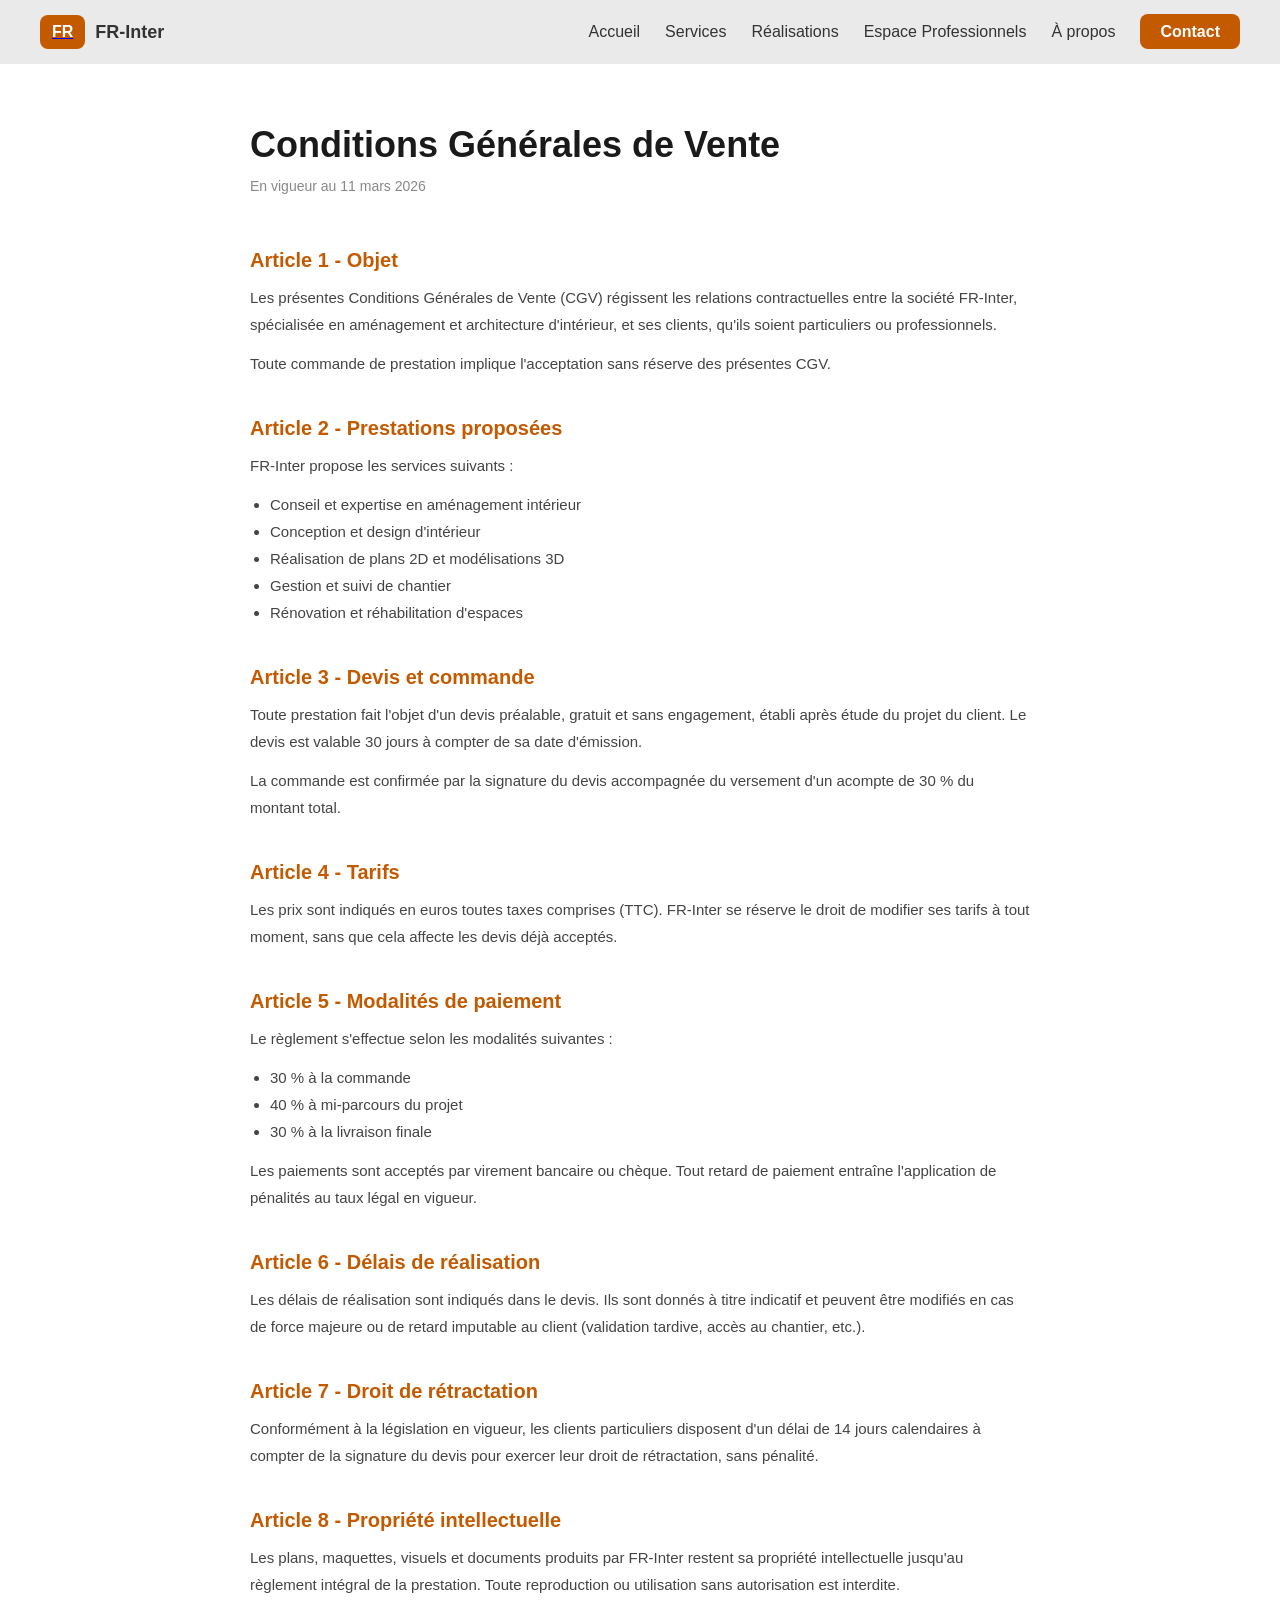
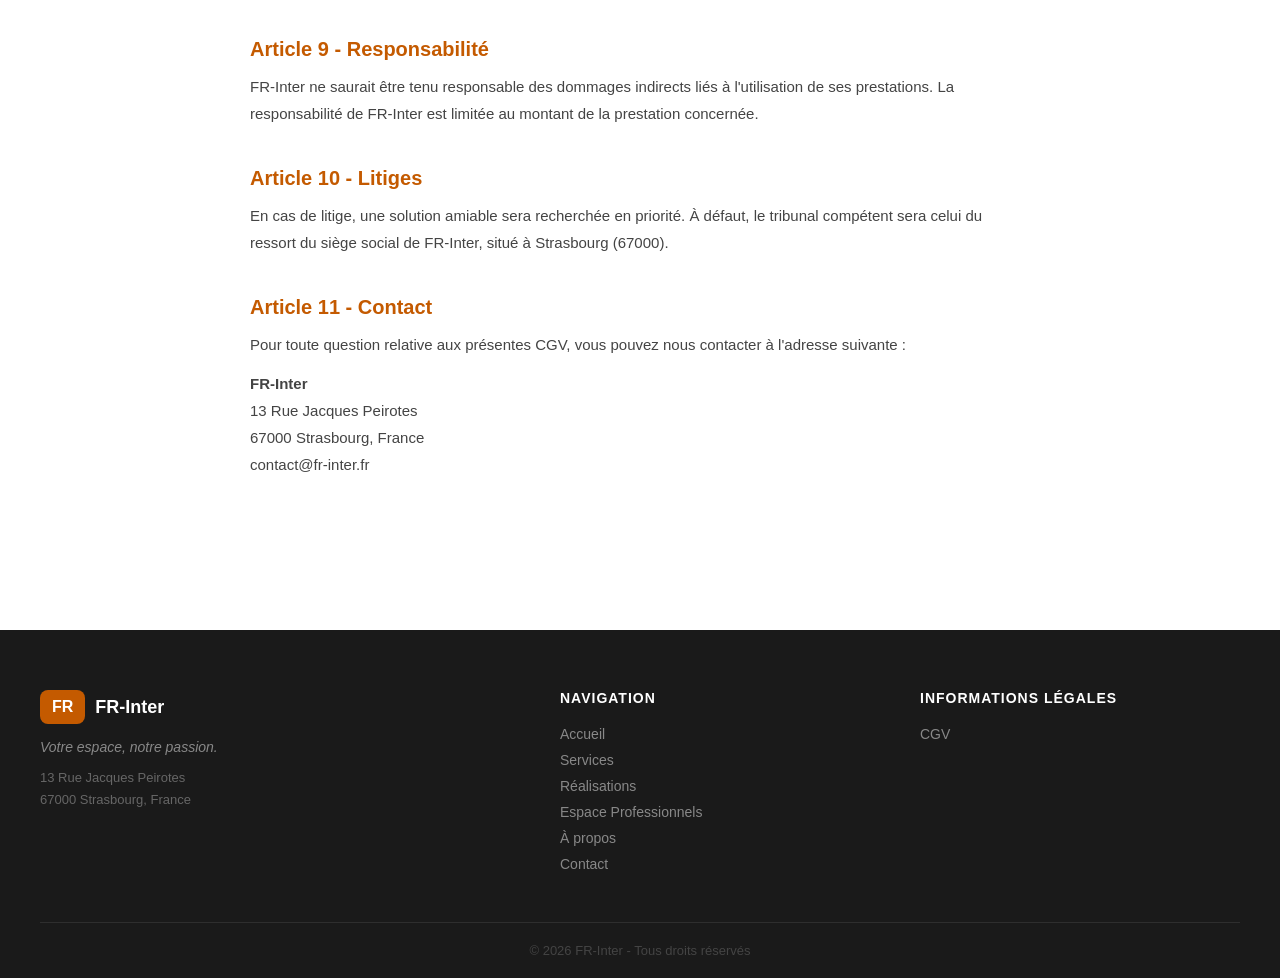
<file: cgv.html>
<!doctype html>
<html lang="fr">
  <head>
    <meta charset="UTF-8" />
    <meta name="viewport" content="width=device-width, initial-scale=1.0" />
    <title>CGV - FR-Inter</title>
    <link rel="stylesheet" href="style.css" />
  </head>
  <body>

    <!-- Header -->
    <header>
      <div id="logo">
        <a href="index.html">
          <div id="carre">FR</div>
        </a>
        <h2>FR-Inter</h2>
      </div>
      <nav>
        <ul>
          <li><a href="index.html#principal">Accueil</a></li>
          <li><a href="index.html#services">Services</a></li>
          <li><a href="index.html#realisations">Réalisations</a></li>
          <li><a href="index.html#espaceProfessionnels">Espace Professionnels</a></li>
          <li><a href="index.html#apropos">À propos</a></li>
          <li><a href="index.html#contact" class="nav-cta">Contact</a></li>
        </ul>
      </nav>
    </header>

    <!-- Contenu CGV -->
    <div id="cgv-page">

      <h1>Conditions Générales de Vente</h1>
      <p class="cgv-date">En vigueur au 11 mars 2026</p>

      <h2>Article 1 - Objet</h2>
      <p>Les présentes Conditions Générales de Vente (CGV) régissent les relations contractuelles entre la société FR-Inter, spécialisée en aménagement et architecture d'intérieur, et ses clients, qu'ils soient particuliers ou professionnels.</p>
      <p>Toute commande de prestation implique l'acceptation sans réserve des présentes CGV.</p>

      <h2>Article 2 - Prestations proposées</h2>
      <p>FR-Inter propose les services suivants :</p>
      <ul>
        <li>Conseil et expertise en aménagement intérieur</li>
        <li>Conception et design d'intérieur</li>
        <li>Réalisation de plans 2D et modélisations 3D</li>
        <li>Gestion et suivi de chantier</li>
        <li>Rénovation et réhabilitation d'espaces</li>
      </ul>

      <h2>Article 3 - Devis et commande</h2>
      <p>Toute prestation fait l'objet d'un devis préalable, gratuit et sans engagement, établi après étude du projet du client. Le devis est valable 30 jours à compter de sa date d'émission.</p>
      <p>La commande est confirmée par la signature du devis accompagnée du versement d'un acompte de 30 % du montant total.</p>

      <h2>Article 4 - Tarifs</h2>
      <p>Les prix sont indiqués en euros toutes taxes comprises (TTC). FR-Inter se réserve le droit de modifier ses tarifs à tout moment, sans que cela affecte les devis déjà acceptés.</p>

      <h2>Article 5 - Modalités de paiement</h2>
      <p>Le règlement s'effectue selon les modalités suivantes :</p>
      <ul>
        <li>30 % à la commande</li>
        <li>40 % à mi-parcours du projet</li>
        <li>30 % à la livraison finale</li>
      </ul>
      <p>Les paiements sont acceptés par virement bancaire ou chèque. Tout retard de paiement entraîne l'application de pénalités au taux légal en vigueur.</p>

      <h2>Article 6 - Délais de réalisation</h2>
      <p>Les délais de réalisation sont indiqués dans le devis. Ils sont donnés à titre indicatif et peuvent être modifiés en cas de force majeure ou de retard imputable au client (validation tardive, accès au chantier, etc.).</p>

      <h2>Article 7 - Droit de rétractation</h2>
      <p>Conformément à la législation en vigueur, les clients particuliers disposent d'un délai de 14 jours calendaires à compter de la signature du devis pour exercer leur droit de rétractation, sans pénalité.</p>

      <h2>Article 8 - Propriété intellectuelle</h2>
      <p>Les plans, maquettes, visuels et documents produits par FR-Inter restent sa propriété intellectuelle jusqu'au règlement intégral de la prestation. Toute reproduction ou utilisation sans autorisation est interdite.</p>

      <h2>Article 9 - Responsabilité</h2>
      <p>FR-Inter ne saurait être tenu responsable des dommages indirects liés à l'utilisation de ses prestations. La responsabilité de FR-Inter est limitée au montant de la prestation concernée.</p>

      <h2>Article 10 - Litiges</h2>
      <p>En cas de litige, une solution amiable sera recherchée en priorité. À défaut, le tribunal compétent sera celui du ressort du siège social de FR-Inter, situé à Strasbourg (67000).</p>

      <h2>Article 11 - Contact</h2>
      <p>Pour toute question relative aux présentes CGV, vous pouvez nous contacter à l'adresse suivante :</p>
      <p><strong>FR-Inter</strong><br>13 Rue Jacques Peirotes<br>67000 Strasbourg, France<br>contact@fr-inter.fr</p>

    </div>

    <!-- Footer -->
    <footer>
      <div id="footer-conteneur">

        <!-- Colonne 1 : Logo + slogan -->
        <div class="footer-col">
          <div id="footer-logo">
            <div id="carre">FR</div>
            <span>FR-Inter</span>
          </div>
          <p id="footer-slogan">Votre espace, notre passion.</p>
          <p id="footer-adresse">13 Rue Jacques Peirotes<br>67000 Strasbourg, France</p>
        </div>

        <!-- Colonne 2 : Navigation -->
        <div class="footer-col">
          <h4>Navigation</h4>
          <ul class="footer-liens">
            <li><a href="index.html#principal">Accueil</a></li>
            <li><a href="index.html#services">Services</a></li>
            <li><a href="index.html#realisations">Réalisations</a></li>
            <li><a href="index.html#espaceProfessionnels">Espace Professionnels</a></li>
            <li><a href="index.html#apropos">À propos</a></li>
            <li><a href="index.html#contact">Contact</a></li>
          </ul>
        </div>

        <!-- Colonne 3 : Légal -->
        <div class="footer-col">
          <h4>Informations légales</h4>
          <ul class="footer-liens">
            <li><a href="cgv.html">CGV</a></li>
          </ul>
        </div>

      </div>

      <div id="footer-bas">
        <p>&copy; 2026 FR-Inter - Tous droits réservés</p>
      </div>

    </footer>

  </body>
</html>
</file>
<file: style.css>
* {
  margin: 0;
  padding: 0;
  box-sizing: border-box;
  font-family: Arial, Helvetica, sans-serif;
}
/* --- GÉNÉRAL --- */
html {
  scroll-behavior: smooth;
}

header {
  background-color: #eaeaea;
  padding: 15px 40px;
  display: flex;
  justify-content: space-between;
  align-items: center;
  font-family: Impact, Haettenschweiler, "Arial Narrow Bold", sans-serif;
  position: sticky;
  top: 0;
  z-index: 100; /* Reste en haut lors du scroll */
}

/* Le carré du logo */ /* J'ai déplacé ce carre ici pour éviter les conflits avec le carré du footer */
#carre {
  background-color: #c45a00;
  color: white;
  padding: 8px 12px;
  border-radius: 8px;
  font-weight: bold;

}

nav ul {
  list-style: none;
  display: flex;
  gap: 25px;
}

nav a {
  text-decoration: none;
  color: #000000;
  font-weight: 500;
  transition: color 0.5s;
}

#logo {
  display: flex;
  align-items: center;
  gap: 10px;
  text-decoration: none;
}

#logo h2 {
  color: #333;
  font-size: 18px;
}

#carre {
  background-color: #c45a00;
  color: white;
  padding: 8px 12px;
  border-radius: 8px;
  font-weight: bold;
}

nav ul {
  list-style: none;
  display: flex;
  gap: 25px;
  align-items: center;
}

nav a {
  text-decoration: none;
  color: #333;
  font-weight: 500;
  transition: color 0.2s;
}

nav a:hover {
  color: #c45a00;
}

.nav-cta {
  background-color: #c45a00;
  color: white;
  padding: 9px 20px;
  border-radius: 8px;
  font-weight: 600;
}

.nav-cta::after {
  display: none;
}

.nav-cta:hover {
  background-color: #ac4e01;
  color: white;
  box-shadow: 0 2px 2px rgba(0, 0, 0, 0.285);
}

/* SECTION PRINCIPALE */

#principal {
  height: 90vh;
  background-image: url("Assets/photoAccueil2.jpg");
  background-size: cover;
  background-position: center;
  display: flex;
  flex-direction: column;
  justify-content: center;
  align-items: center;
  text-align: center;
  padding: 20px;
  color: white;
}

#principal h1 {
  font-size: 70px;
  max-width: 800px;
}

#principal p {
  margin: 20px 0;
  max-width: 700px;
  font-size: 22px;
}

#principal a {
  background-color: #c45a00;
  padding: 12px 25px;
  border-radius: 8px;
  text-decoration: none;
  color: white;
  font-weight: bold;
}

#principal a:hover {
  background-color: #a04900;
  box-shadow: 0 2px 2px rgba(0, 0, 0, 0.819);
}

#services,
#realisations,
#espaceProfessionnels,
#apropos,
#contact {
  padding: 80px 40px;
  text-align: center;
}

/* SECTION SERVICES */

#services {
  background-color: #f0f2f0;
}

#services h2 {
  font-size: 50px;
  margin-bottom: 25px;
  color: #1a1a1a;
}

#services-intro {
  font-size: 20px;
  color: #666;
  max-width: 780px;
  margin: 0 auto 50px auto;
  line-height: 1.7;
}

#services-grille {
  display: grid;
  grid-template-columns: repeat(3, 1fr);
  gap: 25px;
  max-width: 1550px;
  margin: 0 auto;
}

.carte-service {
  background-color: white;
  border-radius: 12px;
  padding: 50px 35px;
  text-align: left;
  box-shadow: 0 2px 8px rgba(0, 0, 0, 0.06);
  transition:
    box-shadow 0.25s ease,
    transform 0.25s ease;
}

.carte-service:hover {
  box-shadow: 0 8px 28px rgba(0, 0, 0, 0.14);
  transform: translateY(-3px);
}

.carte-service-icone {
  background-color: #fef3e2;
  width: 52px;
  height: 52px;
  border-radius: 10px;
  display: flex;
  align-items: center;
  justify-content: center;
  font-size: 24px;
  margin-bottom: 20px;
}

.carte-service-icone img {
  width: 40px;
  height: 40px;
  object-fit: contain; /* Assure que l'image s'adapte bien à l'intérieur du conteneur */
}

.carte-service h3 {
  font-size: 20px;
  font-weight: 700;
  color: #1a1a1a;
  margin-bottom: 10px;
}

.carte-service p {
  font-size: 17px;
  color: #666;
  line-height: 1.65;
}

/* SECTION RÉALISATIONS */

#realisations {
  background-color: #ffffff;
}

#realisations h2 {
  font-size: 50px;
  margin-bottom: 25px;
  color: #1a1a1a;
}

#realisations-intro {
  font-size: 20px;
  color: #666;
  max-width: 560px;
  margin: 0 auto 50px auto;
  line-height: 1.7;
}

#realisations-grille {
  display: grid;
  grid-template-columns: repeat(2, 1fr);
  gap: 30px;
  max-width: 1550px;
  margin: 0 auto;
}

.carte-realisation {
  position: relative;
  border-radius: 12px;
  overflow: hidden; /* Assure que les éléments à l'intérieur ne dépassent pas les bords arrondis */
  box-shadow: 0 2px 8px rgba(0, 1, 0, 0.16);
  height: 320px;
  cursor: pointer;
  transition:
    box-shadow 0.25s ease,
    transform 0.25s ease;
}

.carte-realisation img {
  width: 100%;
  height: 100%;
  object-fit: cover;
  transition: transform 0.4s ease;
  background-color: #555;
}

.carte-realisation:hover {
  box-shadow: 1 15px 28px rgba(0, 0, 0, 0.14);
  transform: translateY(-3px);
}

.carte-realisation:hover img {
  transform: scale(1.06);
}

.carte-realisation-overlay {
  position: absolute;
  bottom: 0;
  left: 0;
  right: 0;
  padding: 20px;
  background: linear-gradient(transparent, rgba(0, 0, 0, 0.75));
  display: flex;
  flex-direction: column;
  gap: 8px;
}

.carte-realisation-badge {
  display: inline-block;
  background-color: #c45a00;
  color: white;
  font-size: 12px;
  font-weight: 600;
  padding: 4px 12px;
  border-radius: 20px;
  width: fit-content;
}

.carte-realisation-overlay h3 {
  color: white;
  font-size: 20px;
  font-weight: 700;
}

/* SECTION ESPACE PROFESSIONNELS */

#espaceProfessionnels {
  background-color: #1a1a1a;
  color: white;
  text-align: left;
}

#pro-conteneur {
  display: grid;
  grid-template-columns: 1fr 1fr;
  gap: 60px;
  max-width: 1200px;
  margin: 0 auto;
  align-items: center;
}

#pro-texte h2 {
  font-size: 50px;
  color: white;
  line-height: 1.3;
  margin-bottom: 20px;
}

#pro-texte p {
  font-size: 19px;
  color: #aaaaaa;
  line-height: 1.8;
  margin-bottom: 25px;
}

#pro-liste {
  list-style: disc;
  padding-left: 15px;
  display: flex;
  flex-direction: column;
  gap: 12px;
  margin-bottom: 35px;
}

#pro-liste li {
  font-size: 15px;
  color: #cccccc;
}

#pro-texte a {
  display: inline-block;
  background-color: #c45a00;
  color: white;
  padding: 14px 35px;
  border-radius: 8px;
  font-weight: bold;
  font-size: 15px;
  text-decoration: none;
  transition: background-color 0.2s;
}

#pro-texte a:hover {
  background-color: #a04900;
  box-shadow: 0 2px 2px rgba(0, 0, 0, 0.819);
}

#pro-image {
  border-radius: 12px;
  overflow: hidden; /* Assure que les éléments à l'intérieur ne dépassent pas les bords arrondis */
  height: 420px;
  background-color: #2a2a2a;
}

#pro-image img {
  width: 100%;
  height: 100%;
  object-fit: cover;
}

/* SECTION À PROPOS */

#apropos {
  background-color: #f8f6f3;
  text-align: left;
}

#apropos-conteneur {
  display: grid;
  grid-template-columns: 1fr 1fr; /* Permet d'avoir deux colonnes de largeur égale */
  gap: 60px;
  max-width: 1200px;
  margin: 0 auto;
  align-items: center;
}

/* Image */
#apropos-image {
  position: relative;
  border-radius: 12px;
  overflow: visible;
  height: 520px;
}

#apropos-image img {
  width: 100%;
  height: 100%;
  object-fit: cover;
  border-radius: 12px;
  background-color: #ccc;
}

/* Texte */
#apropos-texte h2 {
  font-size: 46px;
  color: #1a1a1a;
  margin-bottom: 45px;
}

#apropos-texte > p {
  font-size: 17px;
  color: #555;
  line-height: 1.8;
  margin-bottom: 15px;
}

/* Valeurs */
#apropos-valeurs {
  display: grid;
  grid-template-columns: 1fr 1fr;
  gap: 25px;
  margin-top: 30px;
}

.valeur {
  display: flex;

  gap: 14px;
}

.valeur-icone {
  background-color: #fef3e2;
  width: 54px;
  height: 54px;
  border-radius: 10px;
  display: flex;
  align-items: center;
  justify-content: center;
  font-size: 20px;
  flex-shrink: 0; /* Assure que l'icône ne rétrécit pas si le texte est long */
}

.valeur-icone img {
  width: 33px;
  height: 33px;
  object-fit: contain; /* Assure que l'image s'adapte bien à l'intérieur du conteneur */
}

.valeur h3 {
  font-size: 18px;
  font-weight: 700;
  color: #1a1a1a;
  margin-bottom: 5px;
}

.valeur p {
  font-size: 15px;
  color: #666;
  line-height: 1.6;
}

/* SECTION CONTACT */

#contact {
  background-color: #ffffff;
}

#contact h2 {
  font-size: 50px;
  margin-bottom: 10px;
  color: #1a1a1a;
}

#contact-intro {
  font-size: 20px;
  color: #666;
  margin-bottom: 50px;
}

#contact-conteneur {
  display: grid;
  grid-template-columns: 1fr 1fr;
  gap: 60px;
  max-width: 1100px;
  margin: 0 auto;
  text-align: left;
}

/* --- Coordonnées --- */

#contact-coordonnees h3 {
  font-size: 22px;
  color: #1a1a1a;
  margin-bottom: 15px;
}

#contact-coordonnees > p {
  font-size: 14px;
  color: #666;
  line-height: 1.7;
  margin-bottom: 30px;
}

.contact-info {
  display: flex;
  align-items: flex-start;
  gap: 15px;
  margin-bottom: 25px;
}

.contact-info-icone {
  background-color: #fef3e2;
  width: 44px;
  height: 44px;
  border-radius: 10px;
  display: flex;
  align-items: center;
  justify-content: center;
  font-size: 18px;
  flex-shrink: 0;
}

.contact-info-icone img {
  width: 25px;
  height: 25px;
  object-fit: contain;
}

.contact-info strong {
  display: block;
  font-size: 15px;
  color: #1a1a1a;
  margin-bottom: 4px;
}

.contact-info p {
  font-size: 14px;
  color: #666;
  line-height: 1.6;
}

#contact-horaires {
  margin-top: 35px;
}

#contact-horaires h3 {
  font-size: 18px;
  color: #1a1a1a;
  margin-bottom: 12px;
}

#contact-horaires p {
  font-size: 14px;
  color: #555;
  margin-bottom: 6px;
}

/* --- Formulaire Contact --- */

#contact-formulaire {
  background-color: #f8f8f8;
  border-radius: 12px;
  padding: 35px 30px;
}

#contact-formulaire h3 {
  font-size: 20px;
  color: #1a1a1a;
  margin-bottom: 25px;
}

.champ-groupe {
  margin-bottom: 18px;
}

.champ-groupe label {
  display: block;
  font-size: 14px;
  font-weight: 600;
  color: #333;
  margin-bottom: 7px;
}
/* Styles pour les champs de saisie et le textarea */
.champ-groupe input,
.champ-groupe textarea {
  width: 100%;
  padding: 11px 14px;
  border: 1.5px solid #e0e0e0;
  border-radius: 8px;
  font-size: 14px;
  font-family: Arial, Helvetica, sans-serif;
  color: #333;
  background-color: #ffffff;
  outline: none;
  transition: border-color 0.2s;
}

.champ-groupe input:focus,
.champ-groupe textarea:focus {
  border-color: #c45a00;
}

.champ-groupe textarea {
  resize: vertical;
  min-height: 120px;
}

#contact-formulaire button {
  width: 100%;
  padding: 14px;
  background-color: #c45a00;
  color: white;
  border: none;
  border-radius: 8px;
  font-size: 15px;
  font-weight: bold;
  cursor: pointer;
  transition: background-color 0.2s;
  margin-top: 5px;
}

#contact-formulaire button:hover {
  background-color: #a04900;
}

/* SECTION FOOTER */

footer {
  background-color: #1a1a1a;
  color: #aaaaaa;
  padding: 60px 40px 0 40px;
}

#footer-conteneur {
  display: grid;
  grid-template-columns: 1.5fr 1fr 1fr;
  gap: 40px;
  max-width: 1200px;
  margin: 0 auto;
  padding-bottom: 50px;
  border-bottom: 1px solid #2e2e2e;
}

.footer-col h4 {
  font-size: 14px;
  font-weight: 700;
  color: white;
  text-transform: uppercase;
  letter-spacing: 1px;
  margin-bottom: 20px;
}

#footer-logo {
  display: flex;
  align-items: center;
  gap: 10px;
  margin-bottom: 15px;
}

#footer-logo #carre {
  background-color: #c45a00;
  color: white;
  padding: 8px 12px;
  border-radius: 8px;
  font-weight: bold;
}

#footer-logo span {
  font-size: 18px;
  font-weight: bold;
  color: white;
}

#footer-slogan {
  font-size: 14px;
  font-style: italic;
  color: #888;
  margin-bottom: 12px;
}

#footer-adresse {
  font-size: 13px;
  color: #666;
  line-height: 1.7;
}

.footer-liens {
  list-style: none;
  display: flex;
  flex-direction: column;
  gap: 10px;
}

.footer-liens li {
  font-size: 14px;
  color: #888;
}

.footer-liens a {
  color: #888;
  text-decoration: none;
  transition: color 0.2s;
}

.footer-liens a:hover {
  color: #c45a00;
}

#footer-bas {
  max-width: 1200px;
  margin: 0 auto;
  padding: 20px 0;
  text-align: center;
}

#footer-bas p {
  font-size: 13px;
  color: #444;
}

/* Bouton PARTICULIER/PROFESSIONNEL */

#choix-type {
  display: flex;
  gap: 10px;
  margin-bottom: 25px;
}

.btn-type {
  flex: 1;
  padding: 10px;
  border: 2px solid #e0e0e0;
  border-radius: 8px;
  background-color: white;
  font-size: 14px;
  font-weight: 600;
  color: #666;
  cursor: pointer;
  transition: all 0.2s;
}

.btn-type:hover {
  border-color: #c45a00;
  color: #c45a00;
}

.btn-type.actif {
  background-color: #c45a00;
  border-color: #c45a00;
  color: white;
}

/* CGV */

#cgv-page {
  max-width: 860px;
  margin: 60px auto;
  padding: 0 40px 80px 40px;
}

#cgv-page h1 {
  font-size: 36px;
  color: #1a1a1a;
  margin-bottom: 8px;
}

#cgv-page .cgv-date {
  font-size: 14px;
  color: #888;
  margin-bottom: 50px;
}

#cgv-page h2 {
  font-size: 20px;
  color: #c45a00;
  margin-top: 40px;
  margin-bottom: 12px;
}

#cgv-page p {
  font-size: 15px;
  color: #444;
  line-height: 1.8;
  margin-bottom: 12px;
}

#cgv-page ul {
  margin: 10px 0 12px 20px;
  font-size: 15px;
  color: #444;
  line-height: 1.8;
}

/* RESPONSIVE MOBILE en 768px  */

@media (max-width: 768px) {
  /* Header */
  header {
    padding: 12px 20px;
    flex-wrap: wrap;
    gap: 15px;
  }

  nav {
    width: 100%;
  }

  nav ul {
    flex-wrap: wrap;
    gap: 10px;
    justify-content: center;
    width: 100%;
  }

  nav a {
    font-size: 13px;
  }

  /* Accueil / Principal */
  #principal {
    height: 70vh;
    padding: 20px;
  }

  #principal h1 {
    font-size: 30px;
  }

  #principal p {
    font-size: 14px;
  }

  /* Sections */
  #services,
  #realisations,
  #espaceProfessionnels,
  #apropos,
  #contact {
    padding: 50px 20px;
  }

  #services h2,
  #realisations h2,
  #apropos-texte h2,
  #contact h2,
  #pro-texte h2 {
    font-size: 28px;
  }

  /* Services */
  #services-grille {
    grid-template-columns: 1fr;
    max-width: 100%;
  }

  .carte-service {
    padding: 25px 20px;
  }

  #services-intro,
  #realisations-intro,
  #contact-intro {
    font-size: 16px;
  }

  /* Réalisations */
  #realisations-grille {
    grid-template-columns: 1fr;
  }

  /* Espace Pro */
  #pro-conteneur {
    grid-template-columns: 1fr;
  }

  #pro-image {
    height: 250px;
  }

  /* À propos */
  #apropos-conteneur {
    grid-template-columns: 1fr;
  }

  #apropos-image {
    height: 300px;
  }

  #apropos-badge {
    position: static;
    margin-top: 10px;
    display: inline-block;
  }

  #apropos-valeurs {
    grid-template-columns: 1fr;
  }

  /* Contact */
  #contact-conteneur {
    grid-template-columns: 1fr;
  }

  #contact-formulaire {
    padding: 20px 15px;
  }

  /* Footer */
  #footer-conteneur {
    grid-template-columns: 1fr;
    gap: 30px;
  }

  .footer-col h4 {
    font-size: 16px;
  }

  .footer-liens li,
  .footer-liens a {
    font-size: 15px;
  }
}
</file>
